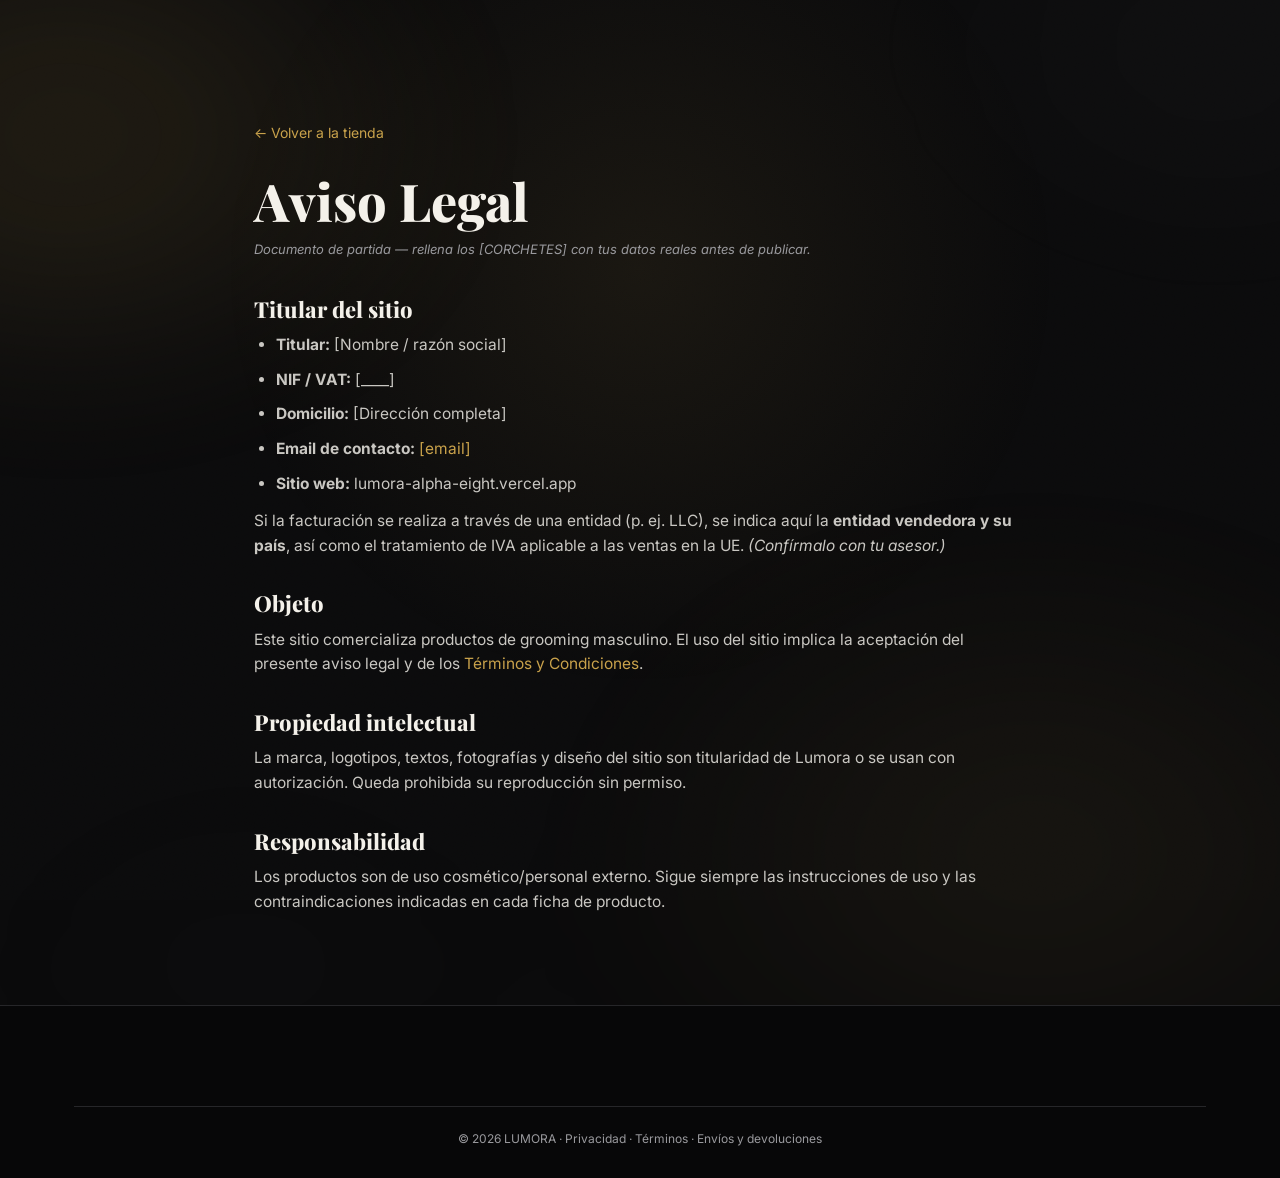
<file: aviso-legal.html>
<!DOCTYPE html>
<html lang="es">
<head>
<meta charset="UTF-8">
<meta name="viewport" content="width=device-width, initial-scale=1.0">
<title>Aviso Legal · LUMORA</title>
<meta name="robots" content="index,follow">
<link rel="preconnect" href="https://fonts.googleapis.com">
<link rel="preconnect" href="https://fonts.gstatic.com" crossorigin>
<link href="https://fonts.googleapis.com/css2?family=Playfair+Display:wght@600;700;800&family=Inter:wght@400;500;600;700&display=swap" rel="stylesheet">
<link rel="stylesheet" href="styles.css">
<link rel="icon" href="logo.svg">
</head>
<body data-page="legal">
<div class="aurora"></div><div class="bg-glow"></div><div class="grain"></div>

<section class="legal">
  <div class="wrap">
    <a class="legal-back" href="/">← Volver a la tienda</a>
    <h1>Aviso Legal</h1>
    <p class="legal-upd">Documento de partida — rellena los [CORCHETES] con tus datos reales antes de publicar.</p>

    <h2>Titular del sitio</h2>
    <ul>
      <li><b>Titular:</b> [Nombre / razón social]</li>
      <li><b>NIF / VAT:</b> [____]</li>
      <li><b>Domicilio:</b> [Dirección completa]</li>
      <li><b>Email de contacto:</b> <a href="mailto:[email]">[email]</a></li>
      <li><b>Sitio web:</b> lumora-alpha-eight.vercel.app</li>
    </ul>
    <p>Si la facturación se realiza a través de una entidad (p. ej. LLC), se indica aquí la <b>entidad vendedora y su país</b>, así como el tratamiento de IVA aplicable a las ventas en la UE. <i>(Confírmalo con tu asesor.)</i></p>

    <h2>Objeto</h2>
    <p>Este sitio comercializa productos de grooming masculino. El uso del sitio implica la aceptación del presente aviso legal y de los <a href="terminos.html">Términos y Condiciones</a>.</p>

    <h2>Propiedad intelectual</h2>
    <p>La marca, logotipos, textos, fotografías y diseño del sitio son titularidad de Lumora o se usan con autorización. Queda prohibida su reproducción sin permiso.</p>

    <h2>Responsabilidad</h2>
    <p>Los productos son de uso cosmético/personal externo. Sigue siempre las instrucciones de uso y las contraindicaciones indicadas en cada ficha de producto.</p>
  </div>
</section>

<footer><div class="wrap"><div class="bottom">© 2026 LUMORA · <a href="privacidad.html">Privacidad</a> · <a href="terminos.html">Términos</a> · <a href="envios-devoluciones.html">Envíos y devoluciones</a></div></div></footer>
</body>
</html>
</file>
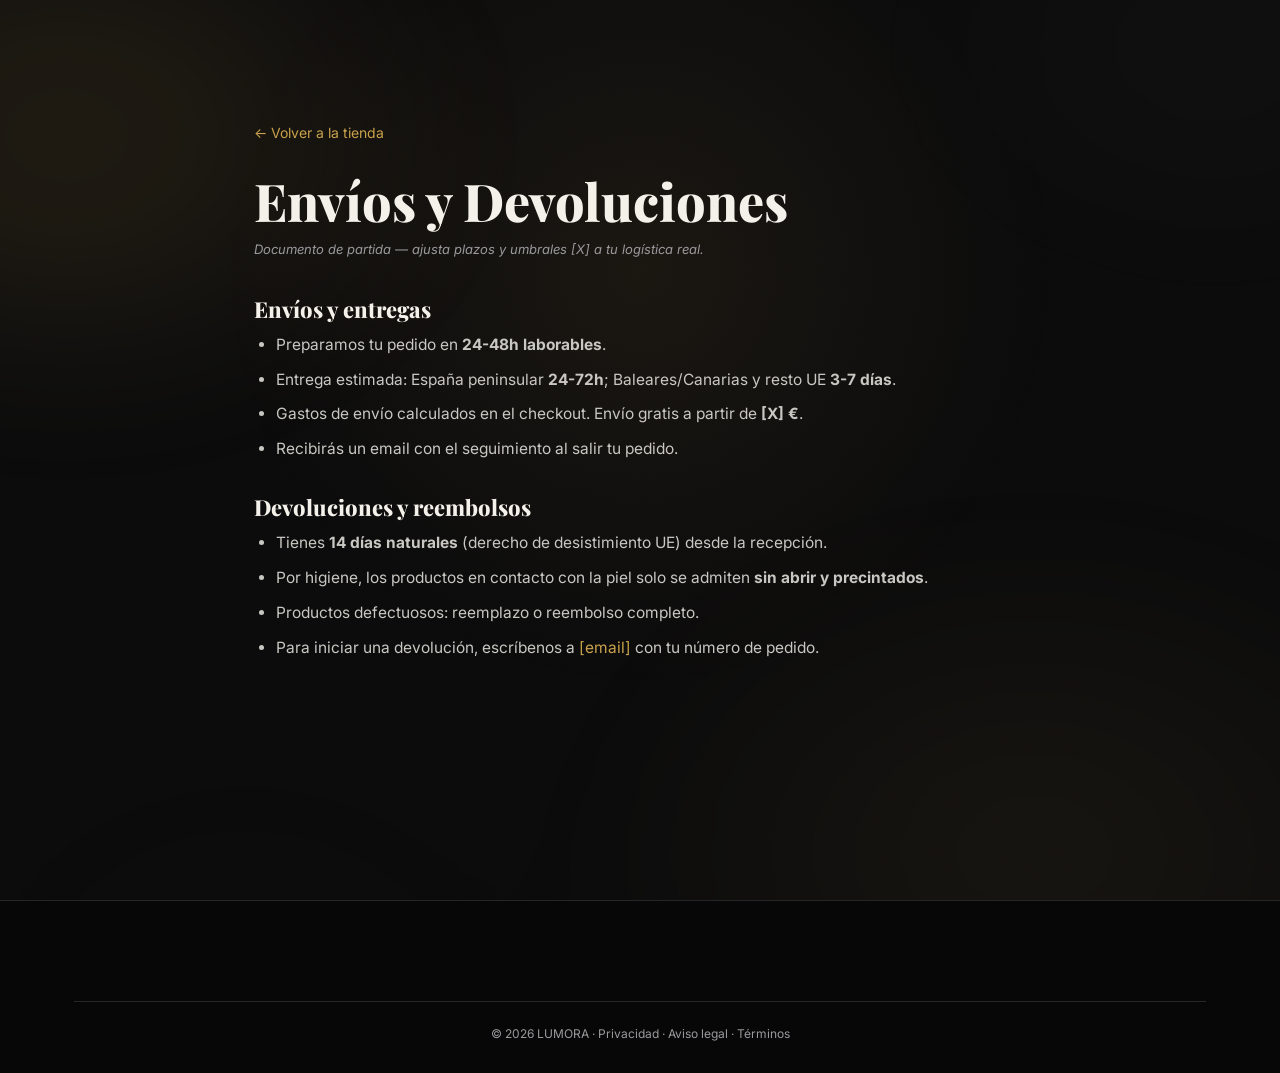
<file: envios-devoluciones.html>
<!DOCTYPE html>
<html lang="es">
<head>
<meta charset="UTF-8">
<meta name="viewport" content="width=device-width, initial-scale=1.0">
<title>Envíos y Devoluciones · LUMORA</title>
<meta name="robots" content="index,follow">
<link rel="preconnect" href="https://fonts.googleapis.com">
<link rel="preconnect" href="https://fonts.gstatic.com" crossorigin>
<link href="https://fonts.googleapis.com/css2?family=Playfair+Display:wght@600;700;800&family=Inter:wght@400;500;600;700&display=swap" rel="stylesheet">
<link rel="stylesheet" href="styles.css">
<link rel="icon" href="logo.svg">
</head>
<body data-page="legal">
<div class="aurora"></div><div class="bg-glow"></div><div class="grain"></div>

<section class="legal">
  <div class="wrap">
    <a class="legal-back" href="/">← Volver a la tienda</a>
    <h1>Envíos y Devoluciones</h1>
    <p class="legal-upd">Documento de partida — ajusta plazos y umbrales [X] a tu logística real.</p>

    <h2 id="envios">Envíos y entregas</h2>
    <ul>
      <li>Preparamos tu pedido en <b>24-48h laborables</b>.</li>
      <li>Entrega estimada: España peninsular <b>24-72h</b>; Baleares/Canarias y resto UE <b>3-7 días</b>.</li>
      <li>Gastos de envío calculados en el checkout. Envío gratis a partir de <b>[X] €</b>.</li>
      <li>Recibirás un email con el seguimiento al salir tu pedido.</li>
    </ul>

    <h2 id="devoluciones">Devoluciones y reembolsos</h2>
    <ul>
      <li>Tienes <b>14 días naturales</b> (derecho de desistimiento UE) desde la recepción.</li>
      <li>Por higiene, los productos en contacto con la piel solo se admiten <b>sin abrir y precintados</b>.</li>
      <li>Productos defectuosos: reemplazo o reembolso completo.</li>
      <li>Para iniciar una devolución, escríbenos a <a href="mailto:[email]">[email]</a> con tu número de pedido.</li>
    </ul>
  </div>
</section>

<footer><div class="wrap"><div class="bottom">© 2026 LUMORA · <a href="privacidad.html">Privacidad</a> · <a href="aviso-legal.html">Aviso legal</a> · <a href="terminos.html">Términos</a></div></div></footer>
</body>
</html>
</file>
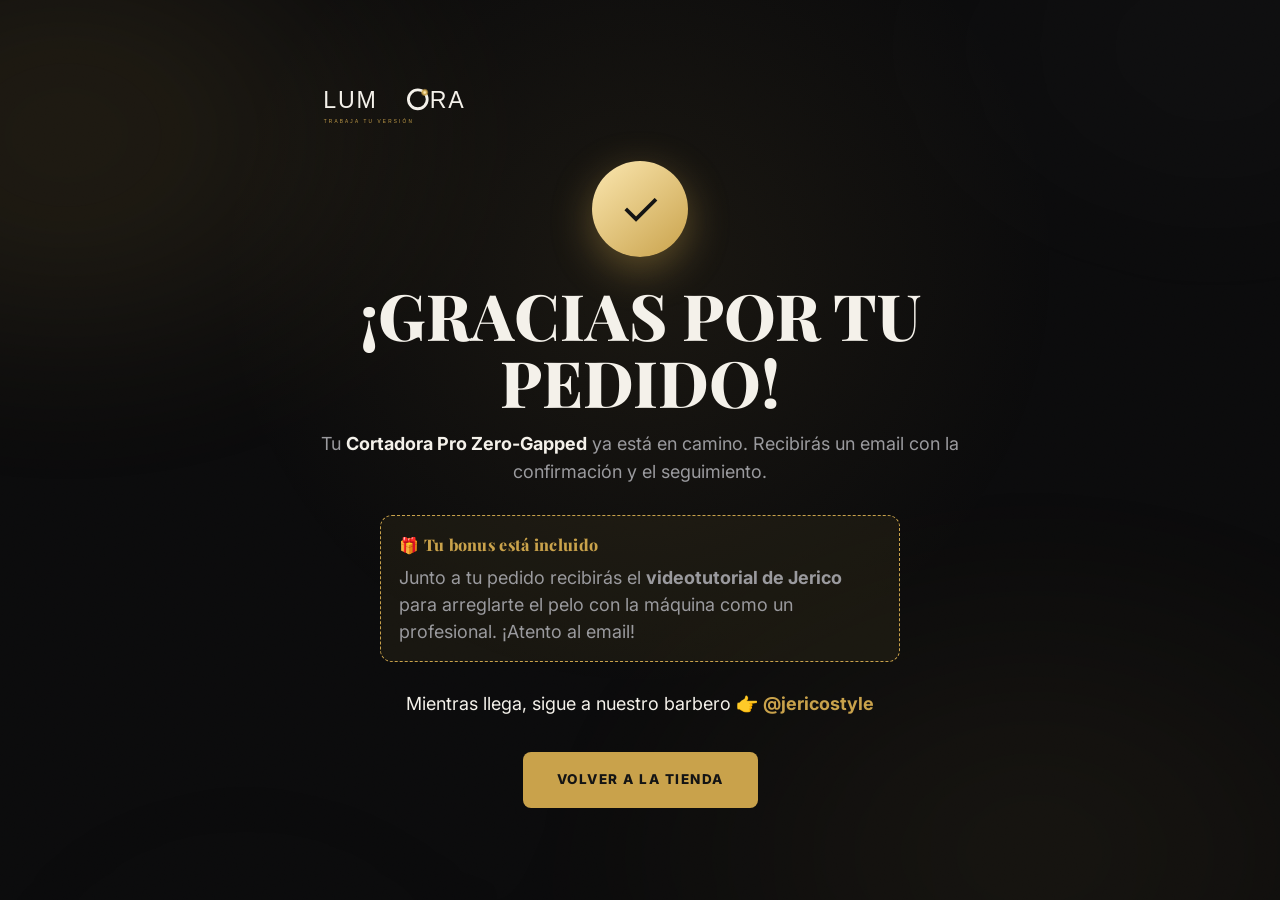
<file: gracias.html>
<!DOCTYPE html>
<html lang="es">
<head>
<meta charset="UTF-8">
<meta name="viewport" content="width=device-width, initial-scale=1.0">
<title>¡Gracias por tu pedido! · LUMORA</title>
<link rel="preconnect" href="https://fonts.googleapis.com">
<link rel="preconnect" href="https://fonts.gstatic.com" crossorigin>
<link href="https://fonts.googleapis.com/css2?family=Playfair+Display:wght@500;600;700;800;900&family=Inter:wght@400;500;600;700&display=swap" rel="stylesheet">
<link rel="stylesheet" href="styles.css">
<link rel="icon" href="logo.svg">
<style>
  .ty{min-height:100vh;display:flex;align-items:center;justify-content:center;text-align:center;padding:40px 20px;position:relative;z-index:3}
  .ty .box{max-width:640px}
  .ty .check{width:96px;height:96px;border-radius:50%;margin:0 auto 24px;display:flex;align-items:center;justify-content:center;font-size:48px;color:#141414;background:linear-gradient(140deg,var(--gold2),var(--gold));box-shadow:0 12px 40px rgba(201,162,75,.4)}
  .ty h1{font-size:clamp(36px,7vw,64px);text-transform:uppercase;margin-bottom:14px}
  .ty p{color:var(--muted);font-size:18px}
  .ty .logo{margin-bottom:34px}
  .ty .logo img{height:44px}
  .ty .socials{margin-top:14px;color:var(--text)}
  .ty .socials a{color:var(--gold);font-weight:700}
</style>
</head>
<body data-page="gracias">
<div class="aurora"></div>
<div class="bg-glow"></div>
<div class="grain"></div>

<section class="ty">
  <div class="box">
    <div class="logo"><img src="logo.svg" alt="LUMORA"></div>
    <div class="check">✓</div>
    <h1>¡Gracias por tu pedido!</h1>
    <p>Tu <b style="color:var(--text)">Cortadora Pro Zero-Gapped</b> ya está en camino. Recibirás un email con la confirmación y el seguimiento.</p>

    <div class="bonus" style="max-width:520px;margin:28px auto;text-align:left">
      <span class="bonus-tag">🎁 Tu bonus está incluido</span>
      <p>Junto a tu pedido recibirás el <b>videotutorial de Jerico</b> para arreglarte el pelo con la máquina como un profesional. ¡Atento al email!</p>
    </div>

    <p class="socials">Mientras llega, sigue a nuestro barbero 👉 <a href="https://instagram.com/jericostyle" target="_blank" rel="noopener">@jericostyle</a></p>

    <p style="margin-top:34px"><a href="/" class="btn">Volver a la tienda</a></p>
  </div>
</section>

<script src="consent-pixel.js"></script>
</body>
</html>
</file>
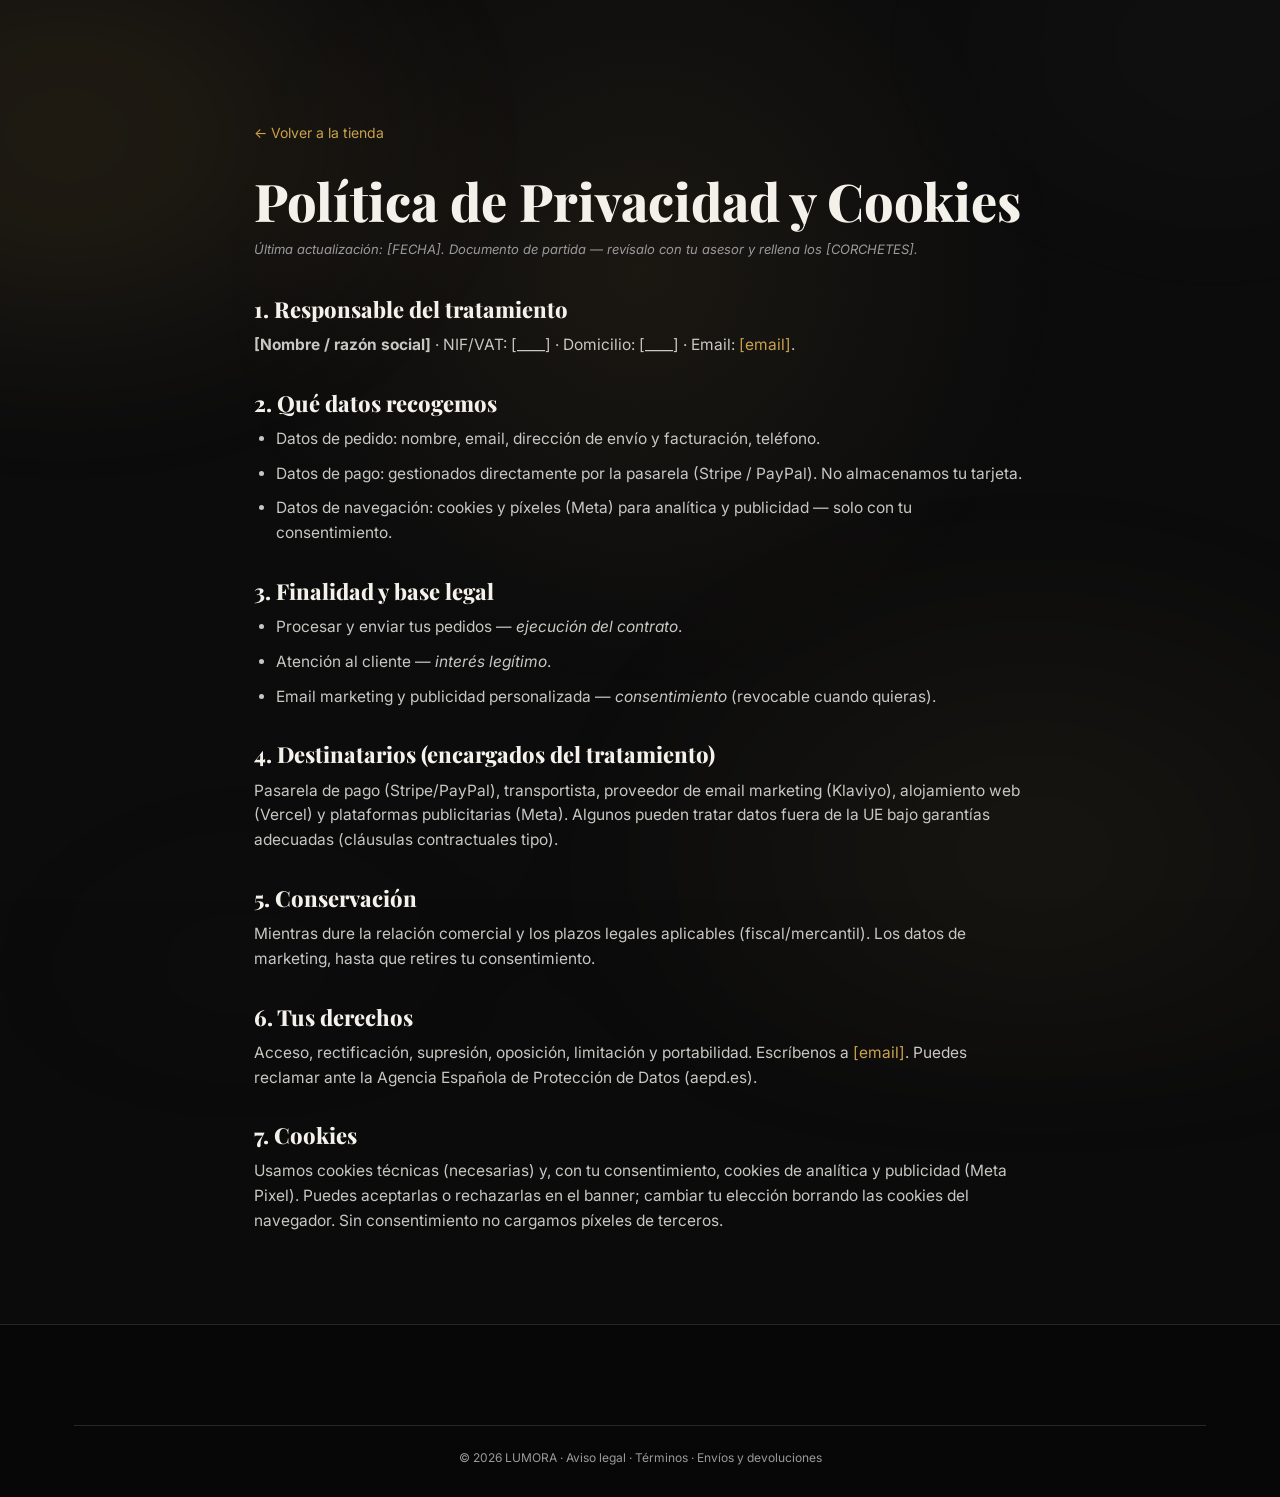
<file: privacidad.html>
<!DOCTYPE html>
<html lang="es">
<head>
<meta charset="UTF-8">
<meta name="viewport" content="width=device-width, initial-scale=1.0">
<title>Política de Privacidad y Cookies · LUMORA</title>
<meta name="robots" content="index,follow">
<link rel="preconnect" href="https://fonts.googleapis.com">
<link rel="preconnect" href="https://fonts.gstatic.com" crossorigin>
<link href="https://fonts.googleapis.com/css2?family=Playfair+Display:wght@600;700;800&family=Inter:wght@400;500;600;700&display=swap" rel="stylesheet">
<link rel="stylesheet" href="styles.css">
<link rel="icon" href="logo.svg">
</head>
<body data-page="legal">
<div class="aurora"></div><div class="bg-glow"></div><div class="grain"></div>

<section class="legal">
  <div class="wrap">
    <a class="legal-back" href="/">← Volver a la tienda</a>
    <h1>Política de Privacidad y Cookies</h1>
    <p class="legal-upd">Última actualización: [FECHA]. Documento de partida — revísalo con tu asesor y rellena los [CORCHETES].</p>

    <h2>1. Responsable del tratamiento</h2>
    <p><b>[Nombre / razón social]</b> · NIF/VAT: [____] · Domicilio: [____] · Email: <a href="mailto:[email]">[email]</a>.</p>

    <h2>2. Qué datos recogemos</h2>
    <ul>
      <li>Datos de pedido: nombre, email, dirección de envío y facturación, teléfono.</li>
      <li>Datos de pago: gestionados directamente por la pasarela (Stripe / PayPal). No almacenamos tu tarjeta.</li>
      <li>Datos de navegación: cookies y píxeles (Meta) para analítica y publicidad — solo con tu consentimiento.</li>
    </ul>

    <h2>3. Finalidad y base legal</h2>
    <ul>
      <li>Procesar y enviar tus pedidos — <i>ejecución del contrato</i>.</li>
      <li>Atención al cliente — <i>interés legítimo</i>.</li>
      <li>Email marketing y publicidad personalizada — <i>consentimiento</i> (revocable cuando quieras).</li>
    </ul>

    <h2>4. Destinatarios (encargados del tratamiento)</h2>
    <p>Pasarela de pago (Stripe/PayPal), transportista, proveedor de email marketing (Klaviyo), alojamiento web (Vercel) y plataformas publicitarias (Meta). Algunos pueden tratar datos fuera de la UE bajo garantías adecuadas (cláusulas contractuales tipo).</p>

    <h2>5. Conservación</h2>
    <p>Mientras dure la relación comercial y los plazos legales aplicables (fiscal/mercantil). Los datos de marketing, hasta que retires tu consentimiento.</p>

    <h2>6. Tus derechos</h2>
    <p>Acceso, rectificación, supresión, oposición, limitación y portabilidad. Escríbenos a <a href="mailto:[email]">[email]</a>. Puedes reclamar ante la Agencia Española de Protección de Datos (aepd.es).</p>

    <h2>7. Cookies</h2>
    <p>Usamos cookies técnicas (necesarias) y, con tu consentimiento, cookies de analítica y publicidad (Meta Pixel). Puedes aceptarlas o rechazarlas en el banner; cambiar tu elección borrando las cookies del navegador. Sin consentimiento no cargamos píxeles de terceros.</p>
  </div>
</section>

<footer><div class="wrap"><div class="bottom">© 2026 LUMORA · <a href="aviso-legal.html">Aviso legal</a> · <a href="terminos.html">Términos</a> · <a href="envios-devoluciones.html">Envíos y devoluciones</a></div></div></footer>
</body>
</html>
</file>
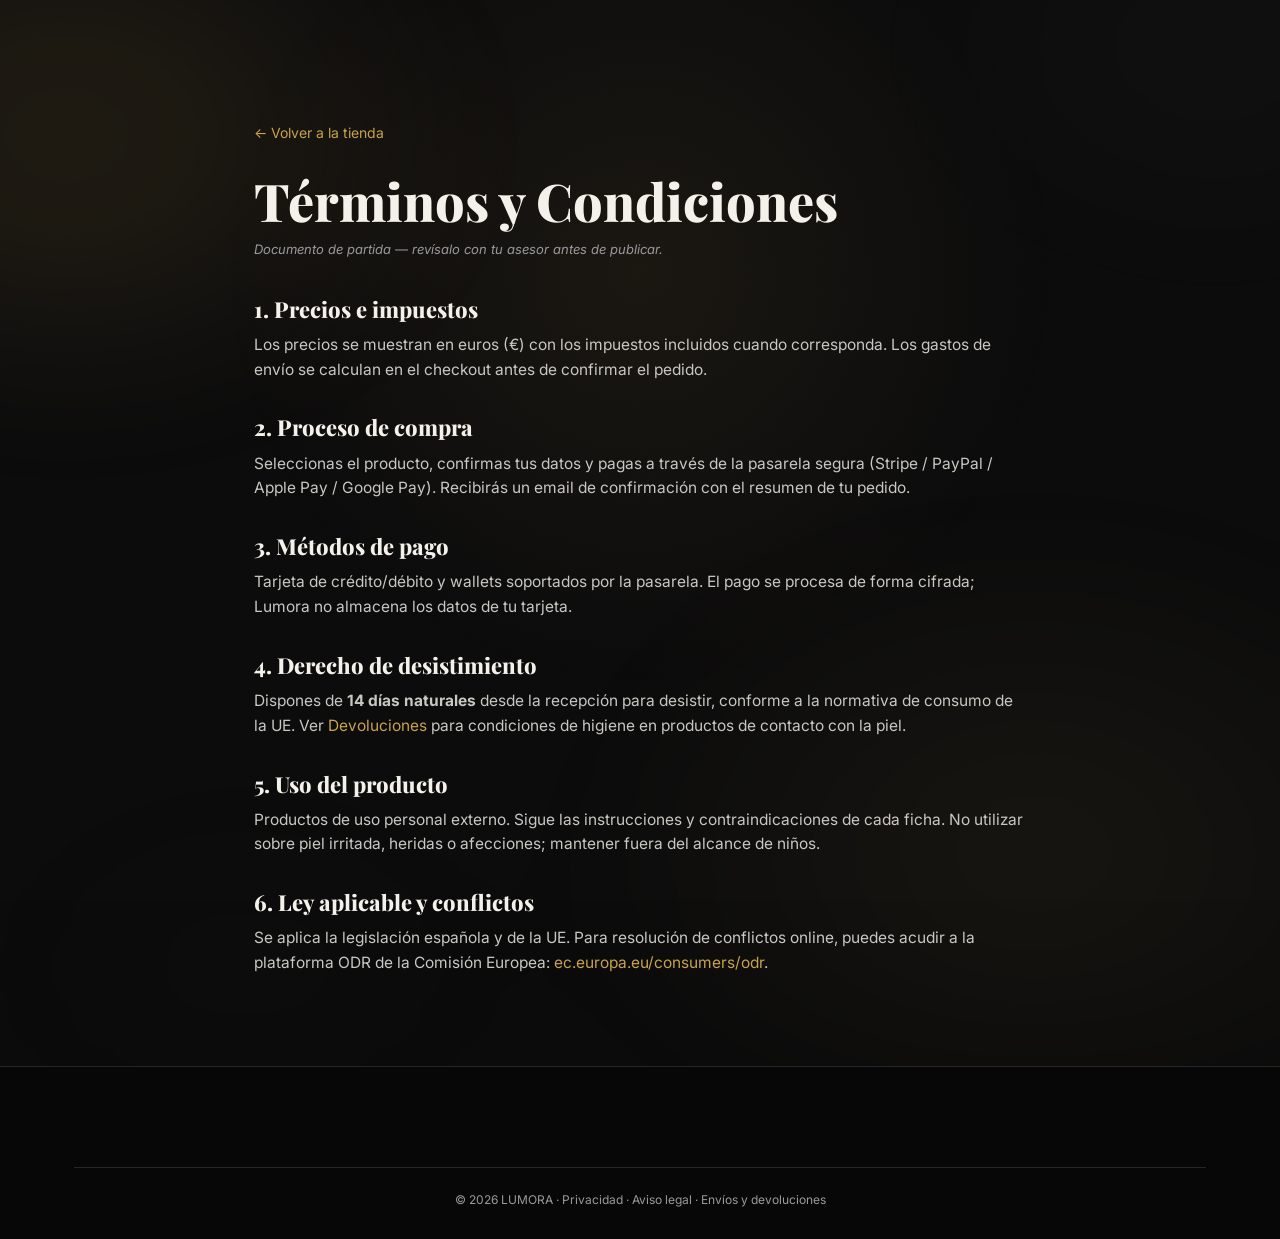
<file: terminos.html>
<!DOCTYPE html>
<html lang="es">
<head>
<meta charset="UTF-8">
<meta name="viewport" content="width=device-width, initial-scale=1.0">
<title>Términos y Condiciones · LUMORA</title>
<meta name="robots" content="index,follow">
<link rel="preconnect" href="https://fonts.googleapis.com">
<link rel="preconnect" href="https://fonts.gstatic.com" crossorigin>
<link href="https://fonts.googleapis.com/css2?family=Playfair+Display:wght@600;700;800&family=Inter:wght@400;500;600;700&display=swap" rel="stylesheet">
<link rel="stylesheet" href="styles.css">
<link rel="icon" href="logo.svg">
</head>
<body data-page="legal">
<div class="aurora"></div><div class="bg-glow"></div><div class="grain"></div>

<section class="legal">
  <div class="wrap">
    <a class="legal-back" href="/">← Volver a la tienda</a>
    <h1>Términos y Condiciones</h1>
    <p class="legal-upd">Documento de partida — revísalo con tu asesor antes de publicar.</p>

    <h2>1. Precios e impuestos</h2>
    <p>Los precios se muestran en euros (€) con los impuestos incluidos cuando corresponda. Los gastos de envío se calculan en el checkout antes de confirmar el pedido.</p>

    <h2>2. Proceso de compra</h2>
    <p>Seleccionas el producto, confirmas tus datos y pagas a través de la pasarela segura (Stripe / PayPal / Apple Pay / Google Pay). Recibirás un email de confirmación con el resumen de tu pedido.</p>

    <h2>3. Métodos de pago</h2>
    <p>Tarjeta de crédito/débito y wallets soportados por la pasarela. El pago se procesa de forma cifrada; Lumora no almacena los datos de tu tarjeta.</p>

    <h2>4. Derecho de desistimiento</h2>
    <p>Dispones de <b>14 días naturales</b> desde la recepción para desistir, conforme a la normativa de consumo de la UE. Ver <a href="envios-devoluciones.html#devoluciones">Devoluciones</a> para condiciones de higiene en productos de contacto con la piel.</p>

    <h2>5. Uso del producto</h2>
    <p>Productos de uso personal externo. Sigue las instrucciones y contraindicaciones de cada ficha. No utilizar sobre piel irritada, heridas o afecciones; mantener fuera del alcance de niños.</p>

    <h2>6. Ley aplicable y conflictos</h2>
    <p>Se aplica la legislación española y de la UE. Para resolución de conflictos online, puedes acudir a la plataforma ODR de la Comisión Europea: <a href="https://ec.europa.eu/consumers/odr" target="_blank" rel="noopener">ec.europa.eu/consumers/odr</a>.</p>
  </div>
</section>

<footer><div class="wrap"><div class="bottom">© 2026 LUMORA · <a href="privacidad.html">Privacidad</a> · <a href="aviso-legal.html">Aviso legal</a> · <a href="envios-devoluciones.html">Envíos y devoluciones</a></div></div></footer>
</body>
</html>
</file>
<file: styles.css>
:root{
  --bg:#0b0b0c; --bg2:#111113; --panel:#161618; --line:#262629;
  --gold:#C9A24B; --gold2:#FBE7B0; --text:#F4F1EA; --muted:#9a9a9e;
  --maxw:1180px; --ease:cubic-bezier(.16,1,.3,1);
}
*{box-sizing:border-box;margin:0;padding:0}
html{scroll-behavior:smooth}
body{background:var(--bg);color:var(--text);font-family:'Inter','Helvetica Neue',Arial,sans-serif;line-height:1.6;-webkit-font-smoothing:antialiased;overflow-x:hidden;cursor:none}
@media(pointer:coarse){body{cursor:auto}}
h1,h2,h3,.display{font-family:'Playfair Display',Georgia,serif;font-weight:800;letter-spacing:0;line-height:1.05}
.wrap{max-width:var(--maxw);margin:0 auto;padding:0 24px}
.gold{color:var(--gold)}
a{color:inherit;text-decoration:none}
img{max-width:100%;display:block}

/* CUSTOM CURSOR */
.cursor,.cursor-dot{position:fixed;top:0;left:0;border-radius:50%;pointer-events:none;z-index:9999;transform:translate(-50%,-50%);will-change:transform}
.cursor{width:34px;height:34px;border:1px solid rgba(201,162,75,.6);transition:width .25s,height .25s,background .25s,border-color .25s}
.cursor.big{width:70px;height:70px;background:rgba(201,162,75,.12);border-color:transparent}
.cursor-dot{width:5px;height:5px;background:var(--gold)}
@media(pointer:coarse){.cursor,.cursor-dot{display:none}}

/* GLOBAL GOLD GLOW following scroll */
.bg-glow{position:fixed;inset:0;pointer-events:none;z-index:1;
  background:radial-gradient(600px 600px at var(--mx,50%) var(--my,30%), rgba(201,162,75,.08), transparent 70%)}

/* AURORA animated background */
.aurora{position:fixed;inset:-20%;z-index:0;pointer-events:none;filter:blur(70px);opacity:.45;
  background:
   radial-gradient(40% 40% at 18% 25%, rgba(201,162,75,.30), transparent 60%),
   radial-gradient(38% 38% at 82% 18%, rgba(255,255,255,.05), transparent 60%),
   radial-gradient(45% 45% at 72% 82%, rgba(201,162,75,.16), transparent 62%),
   radial-gradient(30% 30% at 28% 92%, rgba(150,150,150,.05), transparent 60%);
  animation:aurora 20s ease-in-out infinite alternate}
@keyframes aurora{50%{transform:translate3d(4%,-3%,0) scale(1.15) rotate(8deg)}100%{transform:translate3d(-3%,4%,0) scale(1.05) rotate(-6deg)}}

/* GRAIN */
.grain{position:fixed;inset:0;z-index:2;pointer-events:none;opacity:.05;mix-blend-mode:overlay;
  background-image:url("data:image/svg+xml,%3Csvg xmlns='http://www.w3.org/2000/svg' width='120' height='120'%3E%3Cfilter id='n'%3E%3CfeTurbulence type='fractalNoise' baseFrequency='0.9' numOctaves='3'/%3E%3C/filter%3E%3Crect width='100%25' height='100%25' filter='url(%23n)'/%3E%3C/svg%3E")}

/* NEON text */
.neon{text-shadow:0 0 18px rgba(201,162,75,.55),0 0 40px rgba(201,162,75,.3)}

/* keep page content above aurora/grain */
header,section,footer,.marquee{position:relative;z-index:3}

/* BUTTONS */
.btn{position:relative;display:inline-block;background:var(--gold);color:#141414;font-weight:800;padding:17px 34px;border-radius:8px;text-transform:uppercase;letter-spacing:1.5px;font-size:13.5px;border:none;cursor:none;overflow:hidden;transition:transform .3s var(--ease),box-shadow .3s}
.btn:hover{transform:translateY(-3px);box-shadow:0 16px 40px rgba(201,162,75,.4)}
.btn::after{content:"";position:absolute;top:0;left:-120%;width:60%;height:100%;background:linear-gradient(120deg,transparent,rgba(255,255,255,.5),transparent);transform:skewX(-20deg);transition:left .6s}
.btn:hover::after{left:140%}
.btn.ghost{background:transparent;color:var(--text);border:1px solid var(--line)}
.btn.ghost:hover{border-color:var(--gold);box-shadow:none}

/* HEADER */
header{position:fixed;top:0;left:0;right:0;z-index:100;transition:all .4s var(--ease)}
header.scrolled{background:rgba(11,11,12,.8);backdrop-filter:blur(14px);border-bottom:1px solid var(--line)}
nav{display:flex;align-items:center;justify-content:space-between;height:84px;transition:height .4s var(--ease)}
header.scrolled nav{height:66px}
nav .logo img{height:40px}
nav ul{display:flex;gap:30px;list-style:none;font-size:14px}
nav ul a{color:var(--muted);position:relative;transition:color .25s}
nav ul a::after{content:"";position:absolute;left:0;bottom:-6px;width:0;height:2px;background:var(--gold);transition:width .3s var(--ease)}
nav ul a:hover{color:var(--text)}nav ul a:hover::after{width:100%}
.nav-cta{font-size:12px;padding:13px 24px}
@media(max-width:860px){nav ul{display:none}}

/* REVEAL */
.reveal{opacity:0;transform:translateY(40px);transition:opacity .9s var(--ease),transform .9s var(--ease)}
.reveal.in{opacity:1;transform:none}
.reveal.d1{transition-delay:.1s}.reveal.d2{transition-delay:.2s}.reveal.d3{transition-delay:.3s}.reveal.d4{transition-delay:.4s}

/* HERO */
.hero{position:relative;min-height:100vh;display:flex;align-items:center;overflow:hidden}
.hero .layer{position:absolute;inset:0;z-index:0}
.hero .photo{background-size:cover;background-position:center;filter:grayscale(.3) contrast(1.05);transform:scale(1.1);will-change:transform}
.hero .veil{background:linear-gradient(90deg,rgba(11,11,12,.96) 0%,rgba(11,11,12,.8) 40%,rgba(11,11,12,.35) 100%)}
.hero .mesh{background:
  radial-gradient(700px 500px at 80% 20%, rgba(201,162,75,.22), transparent 60%),
  radial-gradient(500px 400px at 10% 90%, rgba(201,162,75,.10), transparent 60%);
  animation:float 12s ease-in-out infinite alternate}
@keyframes float{to{transform:translate3d(0,-30px,0) scale(1.05)}}
.hero .wrap{position:relative;z-index:2;padding-top:90px}
.hero .badge{margin-bottom:22px}
.hero h1{font-size:clamp(46px,9vw,120px);text-transform:uppercase}
.hero h1 .stroke{-webkit-text-stroke:2px var(--gold);color:transparent}
.hero p.sub{max-width:560px;margin:26px 0 0;color:#d9d6cf;font-size:19px}
.hero .cta-row{display:flex;gap:16px;flex-wrap:wrap;margin-top:36px}
.hero .micro{margin-top:20px;color:var(--muted);font-size:13px;letter-spacing:1px}
.scroll-hint{position:absolute;bottom:30px;left:50%;transform:translateX(-50%);z-index:2;color:var(--muted);font-size:12px;letter-spacing:2px;text-transform:uppercase;animation:bob 2s infinite}
@keyframes bob{50%{transform:translate(-50%,8px)}}

.badge{display:inline-block;background:rgba(201,162,75,.12);color:var(--gold);border:1px solid rgba(201,162,75,.35);padding:7px 16px;border-radius:30px;font-size:12px;letter-spacing:1.5px;text-transform:uppercase}

/* MARQUEE */
.marquee{background:var(--gold);color:#141414;overflow:hidden;white-space:nowrap;padding:14px 0;border-top:1px solid #000;border-bottom:1px solid #000}
.marquee div{display:inline-block;animation:scroll 22s linear infinite;font-family:'Playfair Display';text-transform:uppercase;letter-spacing:2px;font-size:15px}
.marquee span{margin:0 26px}.marquee span::after{content:"✦";margin-left:52px;opacity:.5}
@keyframes scroll{to{transform:translateX(-50%)}}

/* SECTIONS */
section.block{position:relative;padding:110px 0;z-index:1}
.eyebrow{color:var(--gold);text-transform:uppercase;letter-spacing:4px;font-size:12px;font-weight:700;margin-bottom:16px}
.block h2{font-size:clamp(30px,5.2vw,60px);text-transform:uppercase;margin-bottom:20px}
.lead{color:var(--muted);font-size:19px;max-width:680px}

/* SPLIT */
.split{display:grid;grid-template-columns:1fr 1fr;gap:60px;align-items:center}
.split .imgwrap{position:relative;border-radius:16px;overflow:hidden;aspect-ratio:4/5}
.split .imgwrap img{width:100%;height:100%;object-fit:cover;transition:transform 1.2s var(--ease);filter:grayscale(.2)}
.split .imgwrap:hover img{transform:scale(1.07)}
.split .imgwrap::after{content:"";position:absolute;inset:0;background:linear-gradient(180deg,transparent 50%,rgba(11,11,12,.6))}
@media(max-width:860px){.split{grid-template-columns:1fr;gap:34px}}

/* STEPS 3D */
.steps{display:grid;grid-template-columns:repeat(3,1fr);gap:24px;margin-top:48px;perspective:1200px}
.tilt{background:linear-gradient(160deg,var(--panel),#0e0e10);border:1px solid var(--line);border-radius:16px;padding:34px;transition:transform .25s var(--ease),box-shadow .4s,border-color .4s;transform-style:preserve-3d;will-change:transform}
.tilt:hover{box-shadow:0 30px 60px rgba(0,0,0,.5),0 0 0 1px rgba(201,162,75,.3);border-color:rgba(201,162,75,.4)}
.tilt .inner{transform:translateZ(40px)}
.step .n{font-family:'Playfair Display';font-size:48px;background:linear-gradient(180deg,var(--gold2),var(--gold));-webkit-background-clip:text;background-clip:text;color:transparent}
.step h3{font-size:21px;margin:12px 0 10px;text-transform:uppercase}
.step p{color:var(--muted);font-size:15px}
@media(max-width:860px){.steps{grid-template-columns:1fr}}

/* STATS */
.stats{display:grid;grid-template-columns:repeat(4,1fr);gap:20px;margin-top:10px}
.stat{text-align:center;padding:30px 16px;border:1px solid var(--line);border-radius:14px;background:var(--bg2)}
.stat .num{font-family:'Playfair Display';font-size:clamp(34px,5vw,54px);background:linear-gradient(180deg,var(--gold2),var(--gold));-webkit-background-clip:text;background-clip:text;color:transparent}
.stat .lbl{color:var(--muted);font-size:13px;text-transform:uppercase;letter-spacing:1.5px;margin-top:6px}
@media(max-width:860px){.stats{grid-template-columns:repeat(2,1fr)}}

/* BEFORE / AFTER */
.ba{position:relative;max-width:720px;margin:46px auto 0;aspect-ratio:16/10;border-radius:16px;overflow:hidden;user-select:none;border:1px solid var(--line)}
.ba img{position:absolute;inset:0;width:100%;height:100%;object-fit:cover}
.ba .after{clip-path:inset(0 0 0 50%)}
.ba .tag{position:absolute;top:14px;padding:6px 14px;border-radius:30px;font-size:12px;letter-spacing:1px;text-transform:uppercase;background:rgba(0,0,0,.6);backdrop-filter:blur(4px)}
.ba .tag.l{left:14px}.ba .tag.r{right:14px;color:var(--gold)}
.ba .handle{position:absolute;top:0;bottom:0;left:50%;width:3px;background:var(--gold);transform:translateX(-50%);cursor:ew-resize}
.ba .knob{position:absolute;top:50%;left:50%;transform:translate(-50%,-50%);width:46px;height:46px;border-radius:50%;background:var(--gold);color:#141414;display:flex;align-items:center;justify-content:center;font-weight:900;box-shadow:0 6px 20px rgba(0,0,0,.5)}

/* PRODUCT */
.product{display:grid;grid-template-columns:1fr 1fr;gap:60px;align-items:center;perspective:1200px}
.product .media{position:relative;border-radius:20px;overflow:hidden;aspect-ratio:1/1;border:1px solid var(--line);background:linear-gradient(160deg,#1a1a1c,#0c0c0d);transform-style:preserve-3d}
.product .media img{width:100%;height:100%;object-fit:cover;filter:grayscale(.15)}
.product .media .glow{position:absolute;width:380px;height:380px;border-radius:50%;left:50%;top:50%;transform:translate(-50%,-50%);background:radial-gradient(circle,rgba(201,162,75,.4),transparent 60%);mix-blend-mode:screen;animation:float 8s ease-in-out infinite alternate}
.product .media .pill{position:absolute;left:18px;top:18px;z-index:2}
.product h2{font-size:38px;text-transform:uppercase}
.product .stars{color:var(--gold);letter-spacing:2px}
.product .price{font-family:'Playfair Display';font-size:40px;margin:16px 0}
.product .price small{color:var(--muted);font-size:18px;text-decoration:line-through;font-family:Inter;margin-left:12px;font-weight:400}
.product ul{list-style:none;margin:20px 0 28px}
.product ul li{padding:8px 0;color:#cfcdc7}
.product ul li::before{content:"✓";color:var(--gold);font-weight:900;margin-right:10px}
@media(max-width:860px){.product{grid-template-columns:1fr}}

/* 3D HERO CANVAS */
#hero3d{position:absolute;inset:0;z-index:1;width:100%;height:100%;display:block}
.hero .wrap{z-index:4}
.hero .veil{background:linear-gradient(90deg,rgba(11,11,12,.92) 0%,rgba(11,11,12,.55) 45%,rgba(11,11,12,.2) 100%);z-index:2}

/* 3D SHOWCASE (drag) */
.showcase{position:relative;text-align:center;overflow:hidden}
#show3d{width:100%;height:560px;display:block;touch-action:none}
.showcase .hint3d{position:absolute;bottom:30px;left:50%;transform:translateX(-50%);z-index:3;color:var(--gold);font-size:13px;letter-spacing:3px;text-transform:uppercase;border:1px solid rgba(201,162,75,.4);padding:10px 22px;border-radius:30px;background:rgba(0,0,0,.35);backdrop-filter:blur(6px);animation:pulse 2.4s infinite}
@keyframes pulse{50%{box-shadow:0 0 30px rgba(201,162,75,.5)}}
.showcase .ring{position:absolute;width:560px;height:560px;border-radius:50%;border:1px solid rgba(201,162,75,.15);left:50%;top:50%;transform:translate(-50%,-50%);pointer-events:none}
.showcase .ring.two{width:760px;height:760px;border-color:rgba(201,162,75,.08)}

/* GLASS PANEL */
.glass{background:rgba(255,255,255,.04);border:1px solid rgba(255,255,255,.09);border-radius:20px;backdrop-filter:blur(14px);padding:46px}
.bignum{font-family:'Playfair Display';font-size:clamp(70px,13vw,160px);line-height:.9;background:linear-gradient(180deg,var(--gold2),var(--gold));-webkit-background-clip:text;background-clip:text;color:transparent}

/* BONUS / PROMO */
.bonus{margin:18px 0;padding:16px 18px;border:1px dashed var(--gold);border-radius:12px;background:rgba(201,162,75,.07)}
.bonus-tag{display:inline-block;font-family:'Playfair Display';font-weight:800;color:var(--gold);margin-bottom:6px;letter-spacing:.3px}
.bonus p{color:var(--text);font-size:14px;margin:0;line-height:1.5}
.countdown{display:flex;gap:8px;margin-top:14px}
.cd-unit{background:rgba(201,162,75,.12);border:1px solid rgba(201,162,75,.35);border-radius:8px;padding:8px 6px;text-align:center;min-width:56px}
.cd-unit b{display:block;font-family:'Playfair Display';font-weight:800;font-size:24px;color:var(--gold);line-height:1}
.cd-unit span{font-size:10px;text-transform:uppercase;letter-spacing:1px;color:var(--muted)}
.promo-bar{background:var(--gold);color:#141414;text-align:center;font-weight:700;font-size:13.5px;letter-spacing:.4px;padding:9px 16px}

/* AVATAR INITIAL */
.av-i{width:46px;height:46px;border-radius:50%;display:flex;align-items:center;justify-content:center;font-family:'Playfair Display';color:#141414;background:linear-gradient(140deg,var(--gold2),var(--gold));box-shadow:0 4px 14px rgba(201,162,75,.4)}

/* PRODUCT THUMBNAILS */
.thumbs{display:flex;gap:10px;margin-top:12px;flex-wrap:wrap}
.thumbs img{width:72px;height:72px;object-fit:cover;border-radius:8px;border:1px solid var(--line);cursor:none;opacity:.55;transition:opacity .2s,border-color .2s,transform .2s}
.thumbs img:hover{opacity:.85;transform:translateY(-2px)}
.thumbs img.active{opacity:1;border-color:var(--gold)}

/* QUALITY SEAL + TRUST BADGES */
.seal{position:absolute;right:16px;bottom:16px;width:108px;height:108px;z-index:4;filter:drop-shadow(0 8px 18px rgba(0,0,0,.6))}
.sealsvg{width:100%;height:100%;animation:spin 22s linear infinite}
@keyframes spin{to{transform:rotate(360deg)}}
.trustbadges{display:grid;grid-template-columns:1fr 1fr;gap:10px;margin-top:18px}
.trustbadges div{display:flex;align-items:center;gap:9px;font-size:13px;color:#cfcdc7;background:var(--bg2);border:1px solid var(--line);border-radius:9px;padding:11px 13px}
.trustbadges .ti{font-size:17px}

/* FOUNDER / HISTORIA */
.founder-card{display:flex;gap:22px;align-items:center}
.founder-card .mono{width:120px;height:120px;border-radius:20px;font-size:44px;flex-shrink:0}
.founder-photo{width:66px;height:66px;border-radius:14px;object-fit:cover;flex-shrink:0;border:1px solid var(--line)}
.ighandle{color:var(--gold);font-weight:700;display:inline-block;margin-top:10px;transition:opacity .2s}
.ighandle:hover{opacity:.7}
.signature{font-family:'Playfair Display';color:var(--gold);margin-top:24px;font-size:20px;letter-spacing:.5px}
.pullquote{font-family:'Playfair Display';font-size:clamp(20px,2.4vw,28px);line-height:1.2;margin:22px 0;border-left:3px solid var(--gold);padding-left:18px}

/* SHOP — línea de productos */
.shop{display:grid;grid-template-columns:repeat(3,1fr);gap:24px;margin-top:48px;perspective:1200px}
.card{background:linear-gradient(160deg,var(--panel),#0d0d0f);border:1px solid var(--line);border-radius:18px;overflow:hidden;display:flex;flex-direction:column;transition:transform .3s var(--ease),box-shadow .4s,border-color .4s}
.card:hover{transform:translateY(-8px);box-shadow:0 30px 60px rgba(0,0,0,.55);border-color:rgba(201,162,75,.4)}
.card .ph{position:relative;aspect-ratio:1/1;background:radial-gradient(circle at 50% 40%,#1e1e21,#0b0b0c);overflow:hidden;display:flex;align-items:center;justify-content:center}
.card .ph img{width:100%;height:100%;object-fit:cover;transition:transform 1s var(--ease)}
.card:hover .ph img{transform:scale(1.08)}
.card .ph .tagp{position:absolute;top:14px;left:14px;z-index:2}
.card .body{padding:24px;display:flex;flex-direction:column;flex:1}
.card .cat{color:var(--gold);text-transform:uppercase;letter-spacing:2px;font-size:11px;font-weight:700;margin-bottom:8px}
.card h3{font-size:20px;text-transform:uppercase;line-height:1.1}
.card .stars{color:var(--gold);font-size:13px;letter-spacing:1px;margin:8px 0}
.card p{color:var(--muted);font-size:14px;margin-bottom:14px}
.card .feat{list-style:none;margin:0 0 18px}
.card .feat li{color:#cfcdc7;font-size:13px;padding:4px 0}
.card .feat li::before{content:"✓";color:var(--gold);font-weight:900;margin-right:8px}
.card .pricerow{margin-top:auto;display:flex;align-items:center;justify-content:space-between;gap:10px}
.card .pr{font-family:'Playfair Display';font-size:26px}
.card .pr small{color:var(--muted);font-size:14px;text-decoration:line-through;font-family:Inter;font-weight:400;margin-left:6px}
.card .btn{padding:13px 20px;font-size:12px}
.card.soon .ph img{filter:grayscale(.6) brightness(.5)}
.card.soon .ph::after{content:"Próximamente";position:absolute;inset:0;display:flex;align-items:center;justify-content:center;font-family:'Playfair Display';font-weight:800;letter-spacing:3px;color:var(--text);background:rgba(10,10,10,.5);z-index:3;font-size:20px;text-transform:uppercase}
.card.soon .badge.pill.tagp{background:rgba(255,255,255,.1);color:var(--muted);border-color:var(--line)}
.btn.soon{background:transparent;border:1px solid var(--line);color:var(--muted);cursor:not-allowed}
.btn.soon:hover{transform:none;box-shadow:none}
.btn.soon::after{display:none}
@media(max-width:860px){.shop{grid-template-columns:1fr}}

/* GALLERY */
.gallery{display:grid;grid-template-columns:repeat(4,1fr);grid-auto-rows:200px;gap:14px;margin-top:46px}
.gallery a{position:relative;border-radius:12px;overflow:hidden}
.gallery img{width:100%;height:100%;object-fit:cover;filter:grayscale(.3);transition:transform 1s var(--ease),filter .6s}
.gallery a:hover img{transform:scale(1.12);filter:grayscale(0)}
.gallery .tall{grid-row:span 2}.gallery .wide{grid-column:span 2}
@media(max-width:860px){.gallery{grid-template-columns:repeat(2,1fr);grid-auto-rows:160px}.gallery .wide{grid-column:span 2}}

/* REVIEWS */
.reviews{display:grid;grid-template-columns:repeat(3,1fr);gap:22px;margin-top:46px}
.review{background:var(--panel);border:1px solid var(--line);border-radius:16px;padding:28px}
.review .top{display:flex;align-items:center;gap:12px;margin-bottom:14px}
.review .av{width:46px;height:46px;border-radius:50%;object-fit:cover}
.review p{font-size:15px;margin:6px 0;color:#d9d6cf}
.review .who{color:var(--muted);font-size:13px}
.review .stars{color:var(--gold);letter-spacing:1px;font-size:14px}
@media(max-width:860px){.reviews{grid-template-columns:1fr}}

/* BRAND */
.brand{position:relative;text-align:center;overflow:hidden}
.brand .bgimg{position:absolute;inset:0;background-size:cover;background-position:center;filter:grayscale(.6) brightness(.3);transform:scale(1.1);z-index:0}
.brand .wrap{position:relative;z-index:1}
.brand h2{font-size:clamp(32px,6vw,70px);text-transform:uppercase}
.brand p{color:#cfcdc7;max-width:560px;margin:20px auto 0}

/* EMAIL */
.email{text-align:center}
.email form{display:flex;gap:12px;max-width:500px;margin:28px auto 0}
.email input{flex:1;background:var(--panel);border:1px solid var(--line);border-radius:8px;color:var(--text);padding:16px 18px;font-size:15px}
.email input:focus{outline:none;border-color:var(--gold)}
@media(max-width:560px){.email form{flex-direction:column}}

/* FOOTER */
footer{background:#070708;border-top:1px solid var(--line);padding:60px 0 30px;color:var(--muted);font-size:14px;position:relative;z-index:1}
footer .cols{display:flex;flex-wrap:wrap;justify-content:space-between;gap:34px}
footer h4{color:var(--text);text-transform:uppercase;letter-spacing:1px;font-size:13px;margin-bottom:14px}
footer ul{list-style:none}footer ul li{padding:5px 0}
footer ul a:hover{color:var(--gold)}
footer .bottom{margin-top:40px;border-top:1px solid var(--line);padding-top:22px;font-size:12px;text-align:center}
footer .bottom a{color:var(--muted)}footer .bottom a:hover{color:var(--gold)}

/* COOKIE CONSENT (RGPD) */
.consent{position:fixed;left:0;right:0;bottom:0;z-index:9000;background:rgba(11,11,12,.96);backdrop-filter:blur(12px);border-top:1px solid var(--line);padding:16px 24px;display:flex;align-items:center;justify-content:space-between;gap:18px;flex-wrap:wrap}
.consent p{color:var(--muted);font-size:13.5px;margin:0;max-width:760px;line-height:1.5}
.consent p a{color:var(--gold);text-decoration:underline}
.consent-btns{display:flex;gap:10px}
.btn.sm{padding:11px 20px;font-size:12px}
@media(max-width:560px){.consent{flex-direction:column;align-items:stretch;text-align:center}.consent-btns{justify-content:center}}

/* LEGAL PAGES */
.legal{position:relative;z-index:3;padding:120px 0 80px;min-height:100vh}
.legal .wrap{max-width:820px}
.legal-back{display:inline-block;color:var(--muted);font-size:14px;margin-bottom:30px}
.legal-back:hover{color:var(--gold)}
.legal h1{font-size:clamp(30px,5vw,52px);margin-bottom:10px}
.legal .legal-upd{color:var(--muted);font-size:13px;margin-bottom:38px;font-style:italic}
.legal h2{font-family:'Playfair Display',serif;font-size:22px;margin:34px 0 12px;color:var(--text)}
.legal p,.legal li{color:#c9c7c2;font-size:15.5px;margin-bottom:10px}
.legal ul{padding-left:22px;margin-bottom:12px}
.legal a{color:var(--gold)}
.legal a:hover{text-decoration:underline}
</file>
